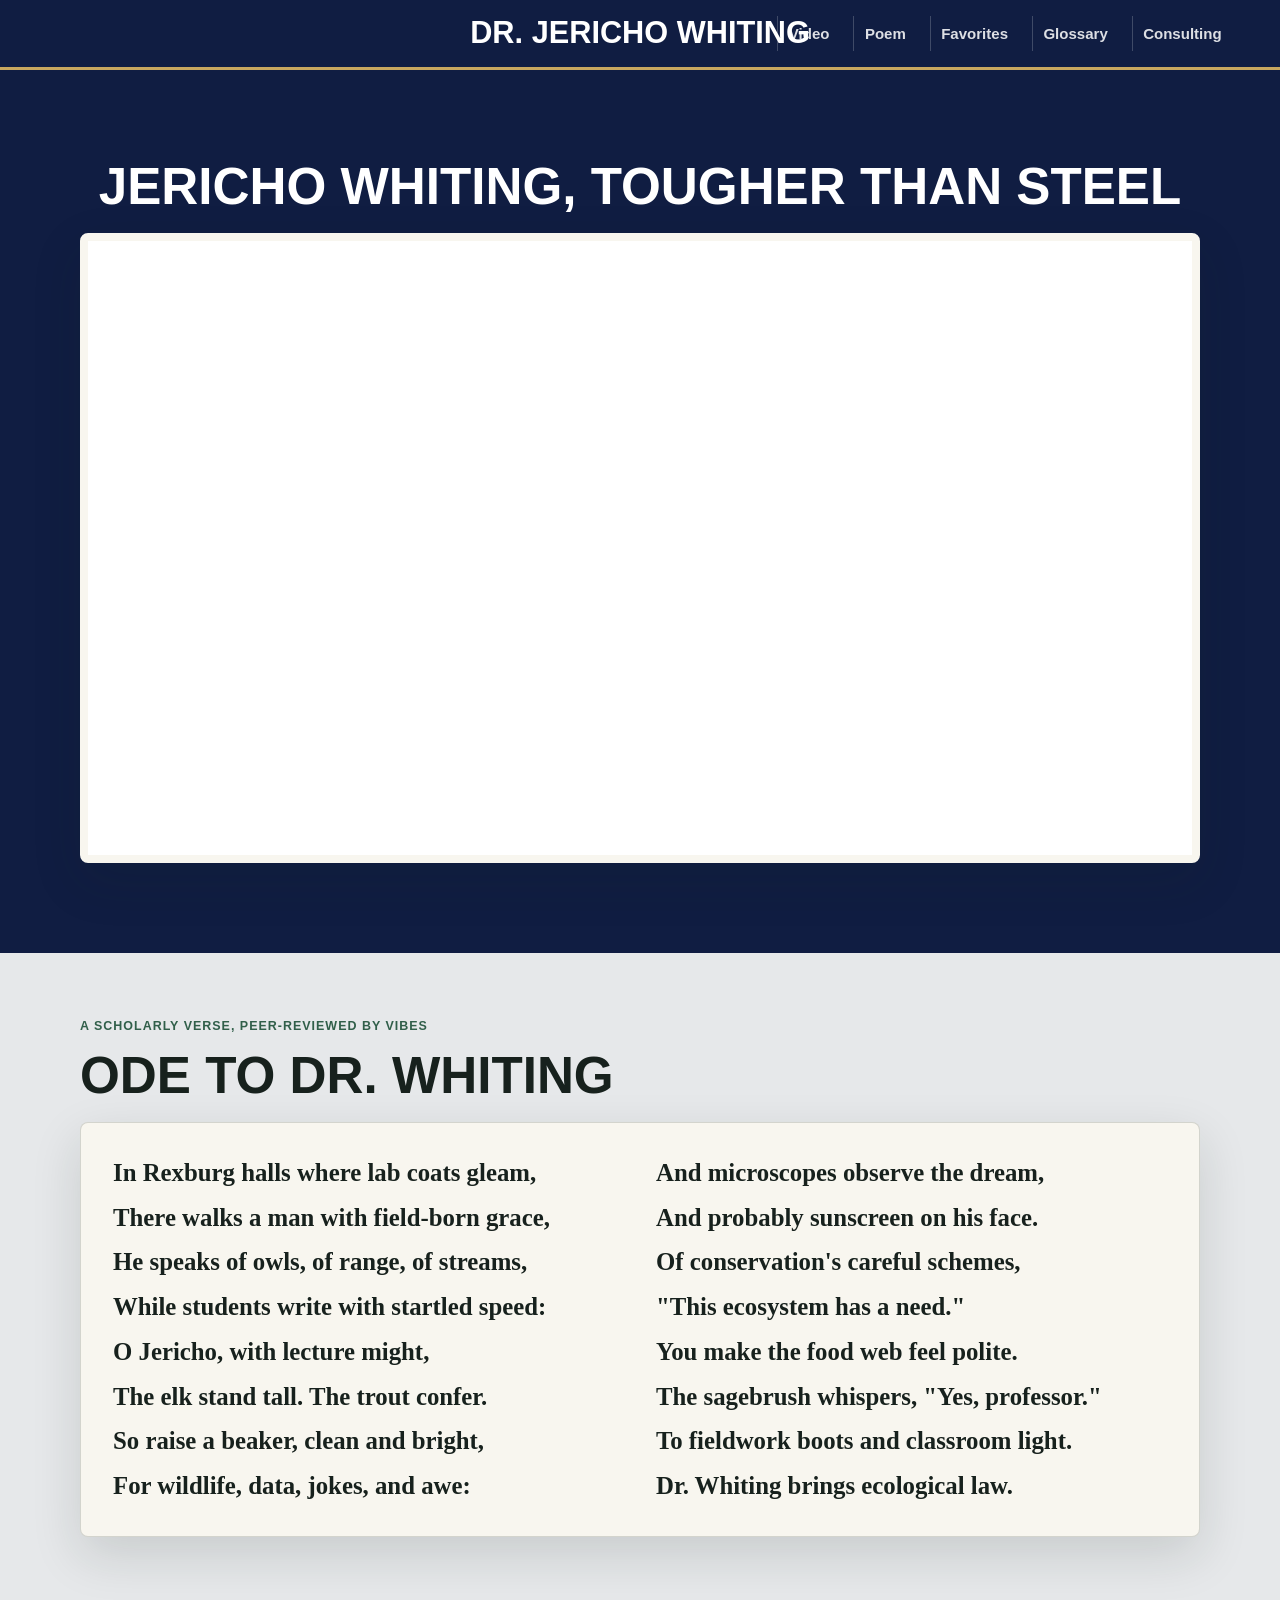
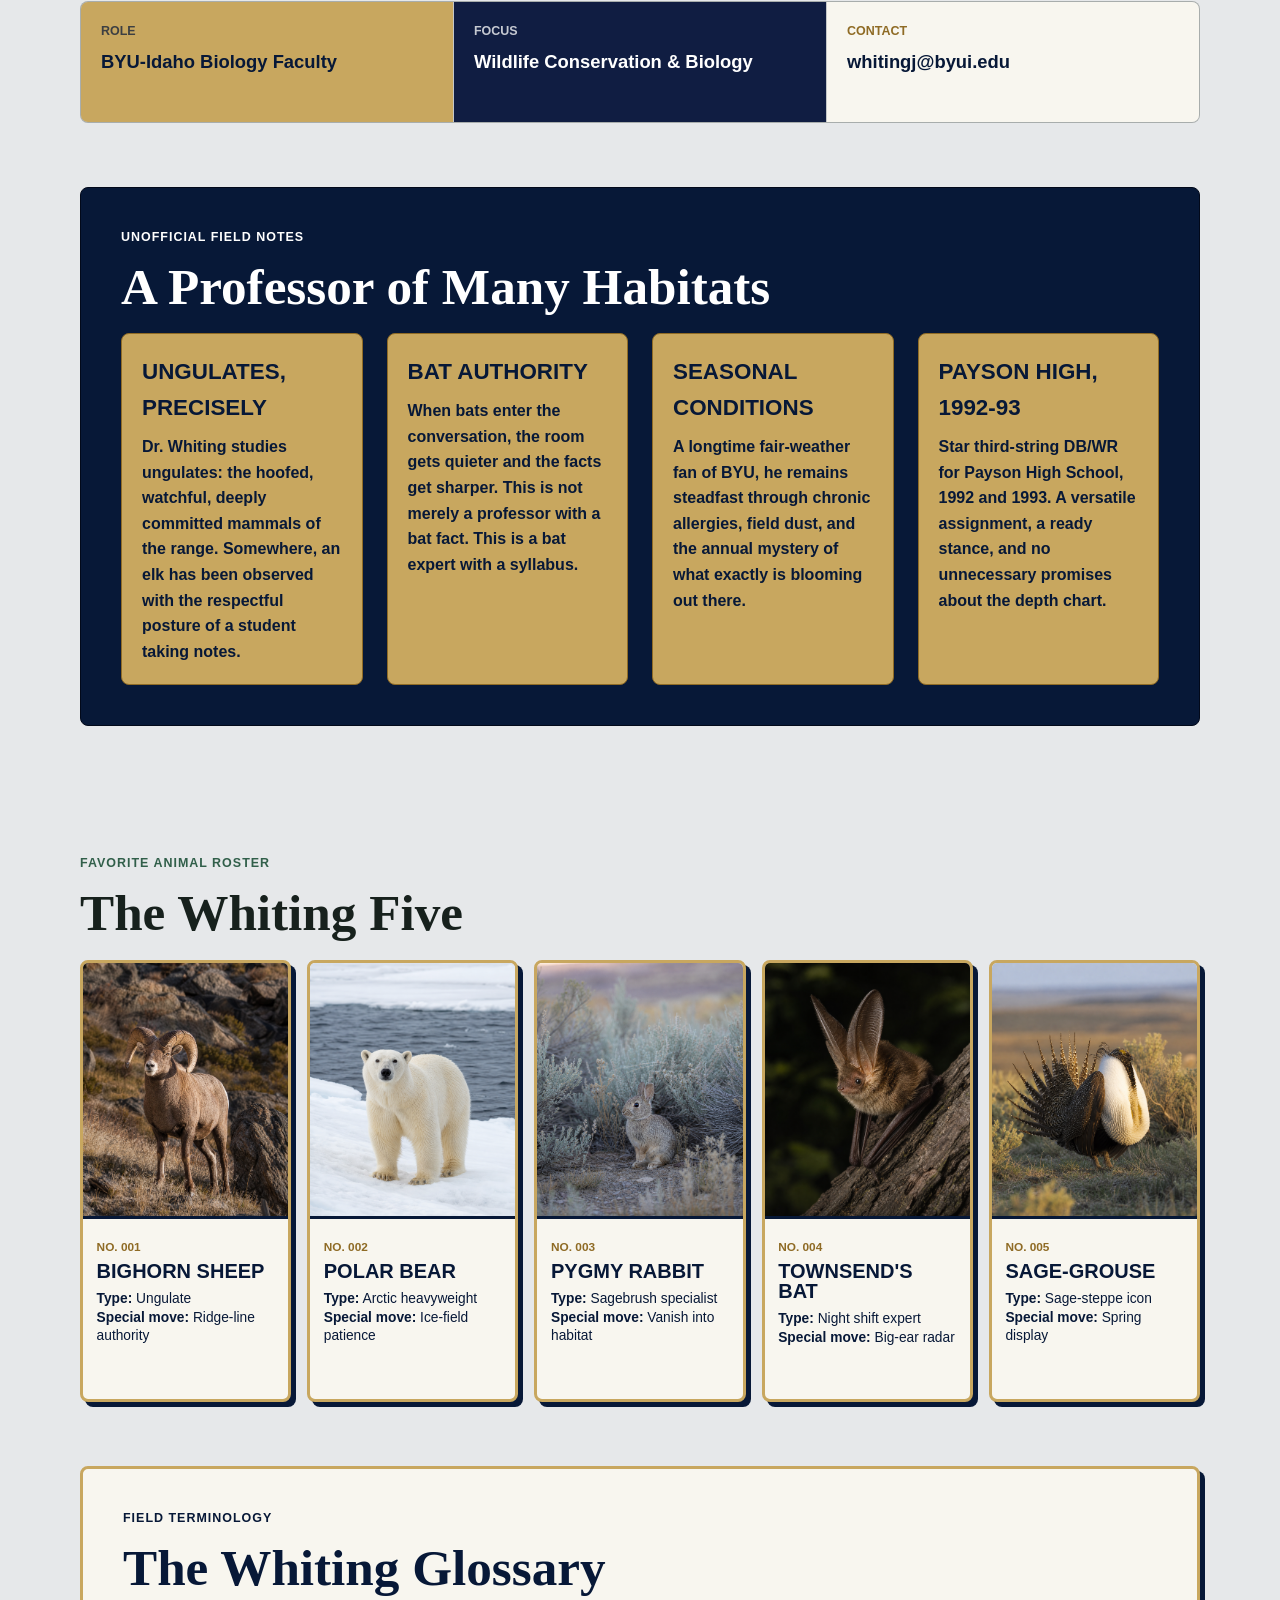
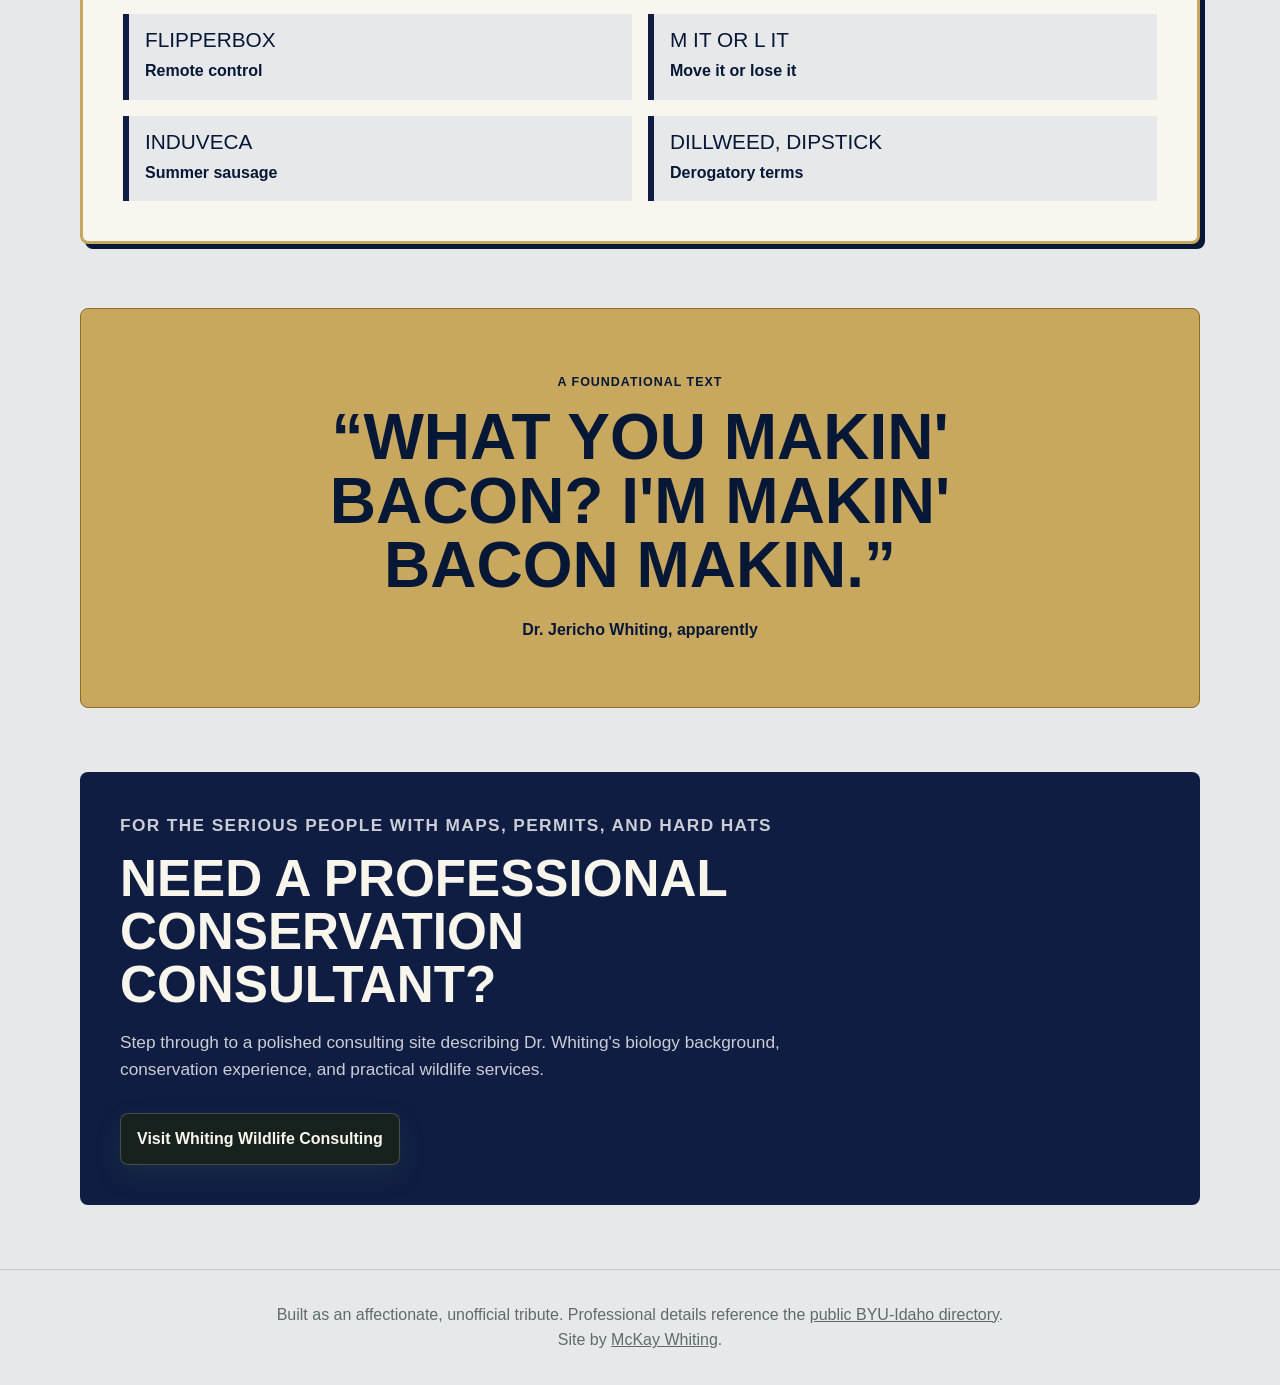
<file: index.html>
<!doctype html>
<html lang="en">
<head>
  <meta charset="utf-8" />
  <meta name="viewport" content="width=device-width,initial-scale=1" />
  <title>Dr. Jericho Whiting | The Legend, The Lanyard, The Lab</title>
  <link rel="stylesheet" href="styles.css" />
</head>
<body class="home-page">
  <header class="site-header">
    <a class="brand" href="index.html">Dr. Jericho Whiting</a>
    <nav aria-label="Primary navigation">
      <a href="#video">Video</a>
      <a href="#poem">Poem</a>
      <a href="#favorites">Favorites</a>
      <a href="#glossary">Glossary</a>
      <a href="consulting/index.html">Consulting</a>
    </nav>
  </header>

  <main>
    <section id="video" class="video-section first-section">
      <div class="section-heading">
        <h2>Jericho Whiting, tougher than Steel</h2>
      </div>
      <div class="video-frame">
        <iframe
          src="https://www.youtube.com/embed/oNatVirn2cQ?start=10"
          title="Dr. Jericho Whiting video"
          allow="accelerometer; autoplay; clipboard-write; encrypted-media; gyroscope; picture-in-picture; web-share"
          allowfullscreen>
        </iframe>
      </div>
    </section>

    <section id="poem" class="poem-section">
      <div class="section-heading">
        <p class="eyebrow">A scholarly verse, peer-reviewed by vibes</p>
        <h2>Ode to Dr. Whiting</h2>
      </div>
      <article class="poem">
        <p>In Rexburg halls where lab coats gleam,</p>
        <p>And microscopes observe the dream,</p>
        <p>There walks a man with field-born grace,</p>
        <p>And probably sunscreen on his face.</p>

        <p>He speaks of owls, of range, of streams,</p>
        <p>Of conservation's careful schemes,</p>
        <p>While students write with startled speed:</p>
        <p>"This ecosystem has a need."</p>

        <p>O Jericho, with lecture might,</p>
        <p>You make the food web feel polite.</p>
        <p>The elk stand tall. The trout confer.</p>
        <p>The sagebrush whispers, "Yes, professor."</p>

        <p>So raise a beaker, clean and bright,</p>
        <p>To fieldwork boots and classroom light.</p>
        <p>For wildlife, data, jokes, and awe:</p>
        <p>Dr. Whiting brings ecological law.</p>
      </article>
    </section>

    <section class="facts-strip" aria-label="Professional facts">
      <div>
        <span>Role</span>
        <strong>BYU-Idaho Biology Faculty</strong>
      </div>
      <div>
        <span>Focus</span>
        <strong>Wildlife Conservation & Biology</strong>
      </div>
      <div>
        <span>Contact</span>
        <strong>whitingj@byui.edu</strong>
      </div>
    </section>

    <section class="field-notes" aria-labelledby="field-notes-title">
      <div class="section-heading">
        <p class="eyebrow">Unofficial field notes</p>
        <h2 id="field-notes-title">A Professor of Many Habitats</h2>
      </div>
      <div class="field-notes-grid">
        <article>
          <h3>Ungulates, Precisely</h3>
          <p>
            Dr. Whiting studies ungulates: the hoofed, watchful, deeply committed mammals of the range.
            Somewhere, an elk has been observed with the respectful posture of a student taking notes.
          </p>
        </article>
        <article>
          <h3>Bat Authority</h3>
          <p>
            When bats enter the conversation, the room gets quieter and the facts get sharper. This is not
            merely a professor with a bat fact. This is a bat expert with a syllabus.
          </p>
        </article>
        <article>
          <h3>Seasonal Conditions</h3>
          <p>
            A longtime fair-weather fan of BYU, he remains steadfast through chronic allergies, field dust,
            and the annual mystery of what exactly is blooming out there.
          </p>
        </article>
        <article>
          <h3>Payson High, 1992-93</h3>
          <p>
            Star third-string DB/WR for Payson High School, 1992 and 1993. A versatile assignment,
            a ready stance, and no unnecessary promises about the depth chart.
          </p>
        </article>
      </div>
    </section>

    <section id="favorites" class="animal-roster" aria-labelledby="roster-title">
      <div class="section-heading">
        <p class="eyebrow">Favorite animal roster</p>
        <h2 id="roster-title">The Whiting Five</h2>
      </div>
      <div class="animal-grid">
        <article class="animal-card">
          <img src="assets/images/bighorn-ram.png" alt="Bighorn sheep ram on a rocky slope" />
          <div><span>No. 001</span><h3>Bighorn Sheep</h3><p><strong>Type:</strong> Ungulate<br><strong>Special move:</strong> Ridge-line authority</p></div>
        </article>
        <article class="animal-card">
          <img src="assets/images/polar-bear.png" alt="Polar bear beside Arctic water" />
          <div><span>No. 002</span><h3>Polar Bear</h3><p><strong>Type:</strong> Arctic heavyweight<br><strong>Special move:</strong> Ice-field patience</p></div>
        </article>
        <article class="animal-card">
          <img src="assets/images/pygmy-rabbit.png" alt="Pygmy rabbit among sagebrush" />
          <div><span>No. 003</span><h3>Pygmy Rabbit</h3><p><strong>Type:</strong> Sagebrush specialist<br><strong>Special move:</strong> Vanish into habitat</p></div>
        </article>
        <article class="animal-card">
          <img src="assets/images/townsends-bat.png" alt="Townsend's big-eared bat perched on bark" />
          <div><span>No. 004</span><h3>Townsend's Bat</h3><p><strong>Type:</strong> Night shift expert<br><strong>Special move:</strong> Big-ear radar</p></div>
        </article>
        <article class="animal-card">
          <img src="assets/images/sage-grouse.png" alt="Greater sage-grouse displaying in sagebrush" />
          <div><span>No. 005</span><h3>Sage-Grouse</h3><p><strong>Type:</strong> Sage-steppe icon<br><strong>Special move:</strong> Spring display</p></div>
        </article>
      </div>
    </section>

    <section id="glossary" class="whiting-glossary" aria-labelledby="glossary-title">
      <div class="section-heading">
        <p class="eyebrow">Field terminology</p>
        <h2 id="glossary-title">The Whiting Glossary</h2>
      </div>
      <dl>
        <div>
          <dt>Flipperbox</dt>
          <dd>Remote control</dd>
        </div>
        <div>
          <dt>M it or L it</dt>
          <dd>Move it or lose it</dd>
        </div>
        <div>
          <dt>Induveca</dt>
          <dd>Summer sausage</dd>
        </div>
        <div>
          <dt>Dillweed, dipstick</dt>
          <dd>Derogatory terms</dd>
        </div>
      </dl>
    </section>

    <section class="whiting-quote" aria-labelledby="quote-title">
      <p class="eyebrow">A foundational text</p>
      <blockquote>
        <p id="quote-title">“What you makin' bacon? I'm makin' bacon makin.”</p>
        <cite>Dr. Jericho Whiting, apparently</cite>
      </blockquote>
    </section>

    <section class="consulting-callout">
      <p class="eyebrow">For the serious people with maps, permits, and hard hats</p>
      <h2>Need a professional conservation consultant?</h2>
      <p>
        Step through to a polished consulting site describing Dr. Whiting's biology background,
        conservation experience, and practical wildlife services.
      </p>
      <a class="button dark" href="consulting/index.html">Visit Whiting Wildlife Consulting</a>
    </section>
  </main>

  <footer class="site-footer">
    <p>
      Built as an affectionate, unofficial tribute. Professional details reference the
      <a href="https://www.byui.edu/directories/jericho-whiting">public BYU-Idaho directory</a>.
    </p>
    <p>
      Site by <a href="https://mckay-whiting.com">McKay Whiting</a>.
    </p>
  </footer>
</body>
</html>
</file>
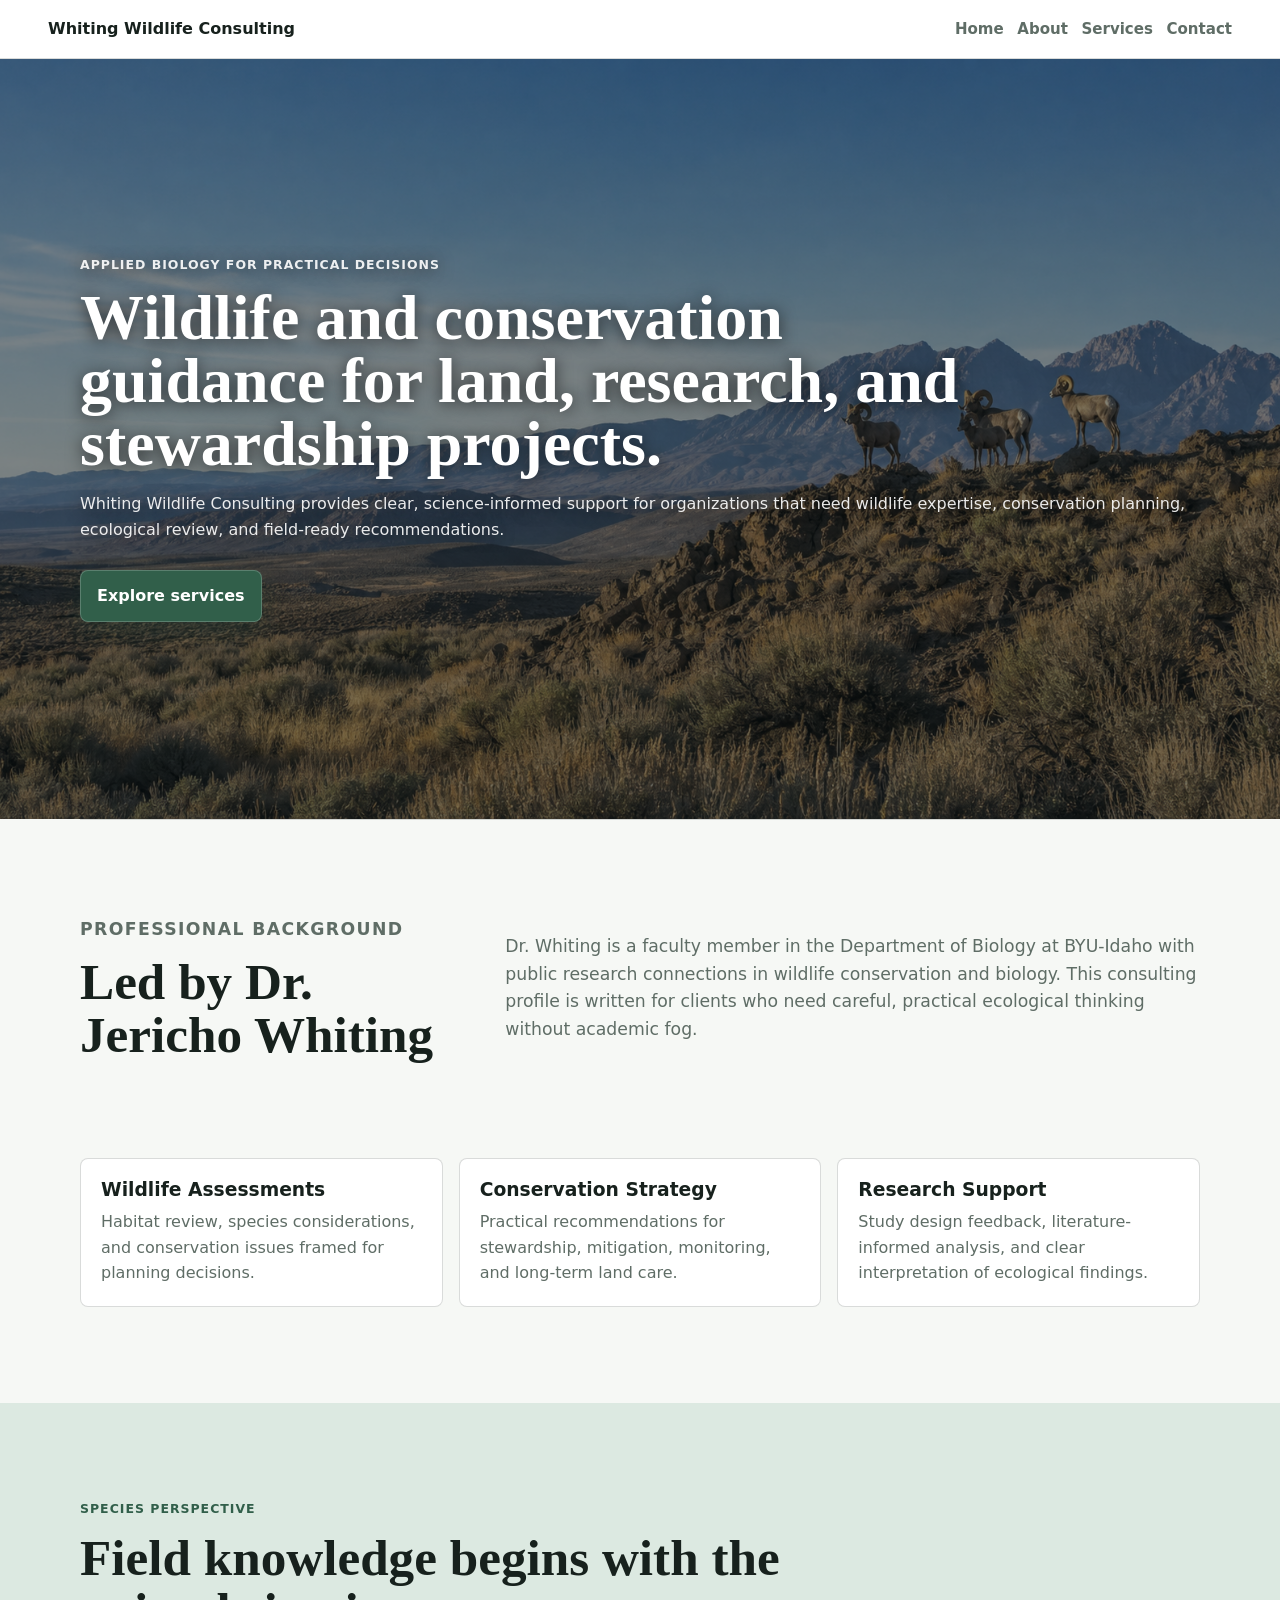
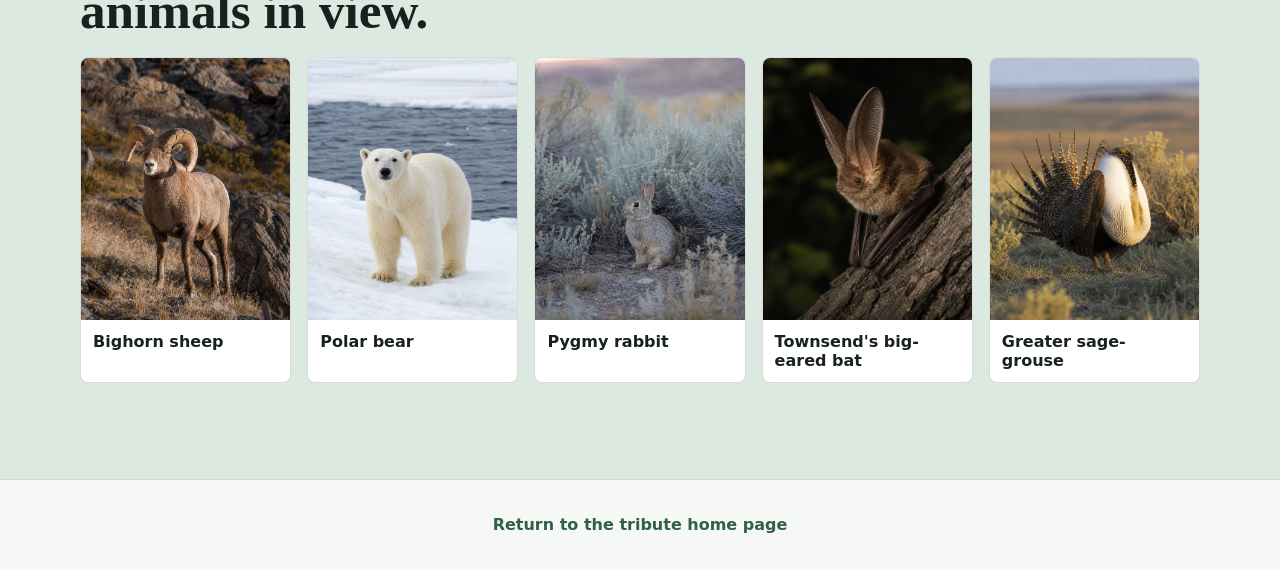
<file: consulting/index.html>
<!doctype html>
<html lang="en">
<head>
  <meta charset="utf-8" />
  <meta name="viewport" content="width=device-width,initial-scale=1" />
  <title>Whiting Wildlife Consulting</title>
  <link rel="stylesheet" href="../styles.css" />
</head>
<body class="consulting-page">
  <header class="site-header consulting">
    <a class="brand" href="index.html">Whiting Wildlife Consulting</a>
    <nav aria-label="Consulting navigation">
      <a href="index.html">Home</a>
      <a href="about.html">About</a>
      <a href="services.html">Services</a>
      <a href="contact.html">Contact</a>
    </nav>
  </header>

  <main>
    <section class="consulting-photo-hero">
      <img src="../assets/images/consulting-bighorn-hero.png" alt="Bighorn sheep overlooking a high-desert mountain landscape" />
      <div class="consulting-hero-content">
        <p class="eyebrow">Applied biology for practical decisions</p>
        <h1>Wildlife and conservation guidance for land, research, and stewardship projects.</h1>
        <p>
          Whiting Wildlife Consulting provides clear, science-informed support for organizations that need
          wildlife expertise, conservation planning, ecological review, and field-ready recommendations.
        </p>
        <a class="button" href="services.html">Explore services</a>
      </div>
    </section>

    <section class="two-column">
      <div>
        <p class="eyebrow">Professional background</p>
        <h2>Led by Dr. Jericho Whiting</h2>
      </div>
      <p>
        Dr. Whiting is a faculty member in the Department of Biology at BYU-Idaho with public research
        connections in wildlife conservation and biology. This consulting profile is written for clients who
        need careful, practical ecological thinking without academic fog.
      </p>
    </section>

    <section class="service-grid">
      <article>
        <h3>Wildlife Assessments</h3>
        <p>Habitat review, species considerations, and conservation issues framed for planning decisions.</p>
      </article>
      <article>
        <h3>Conservation Strategy</h3>
        <p>Practical recommendations for stewardship, mitigation, monitoring, and long-term land care.</p>
      </article>
      <article>
        <h3>Research Support</h3>
        <p>Study design feedback, literature-informed analysis, and clear interpretation of ecological findings.</p>
      </article>
    </section>

    <section class="consulting-species" aria-labelledby="species-title">
      <div class="section-heading">
        <p class="eyebrow">Species perspective</p>
        <h2 id="species-title">Field knowledge begins with the animals in view.</h2>
      </div>
      <div class="consulting-species-grid">
        <figure><img src="../assets/images/bighorn-ram.png" alt="Bighorn sheep ram" /><figcaption>Bighorn sheep</figcaption></figure>
        <figure><img src="../assets/images/polar-bear.png" alt="Polar bear" /><figcaption>Polar bear</figcaption></figure>
        <figure><img src="../assets/images/pygmy-rabbit.png" alt="Pygmy rabbit" /><figcaption>Pygmy rabbit</figcaption></figure>
        <figure><img src="../assets/images/townsends-bat.png" alt="Townsend's big-eared bat" /><figcaption>Townsend's big-eared bat</figcaption></figure>
        <figure><img src="../assets/images/sage-grouse.png" alt="Greater sage-grouse" /><figcaption>Greater sage-grouse</figcaption></figure>
      </div>
    </section>
  </main>

  <footer class="site-footer consulting-footer">
    <a href="../index.html">Return to the tribute home page</a>
  </footer>
</body>
</html>
</file>
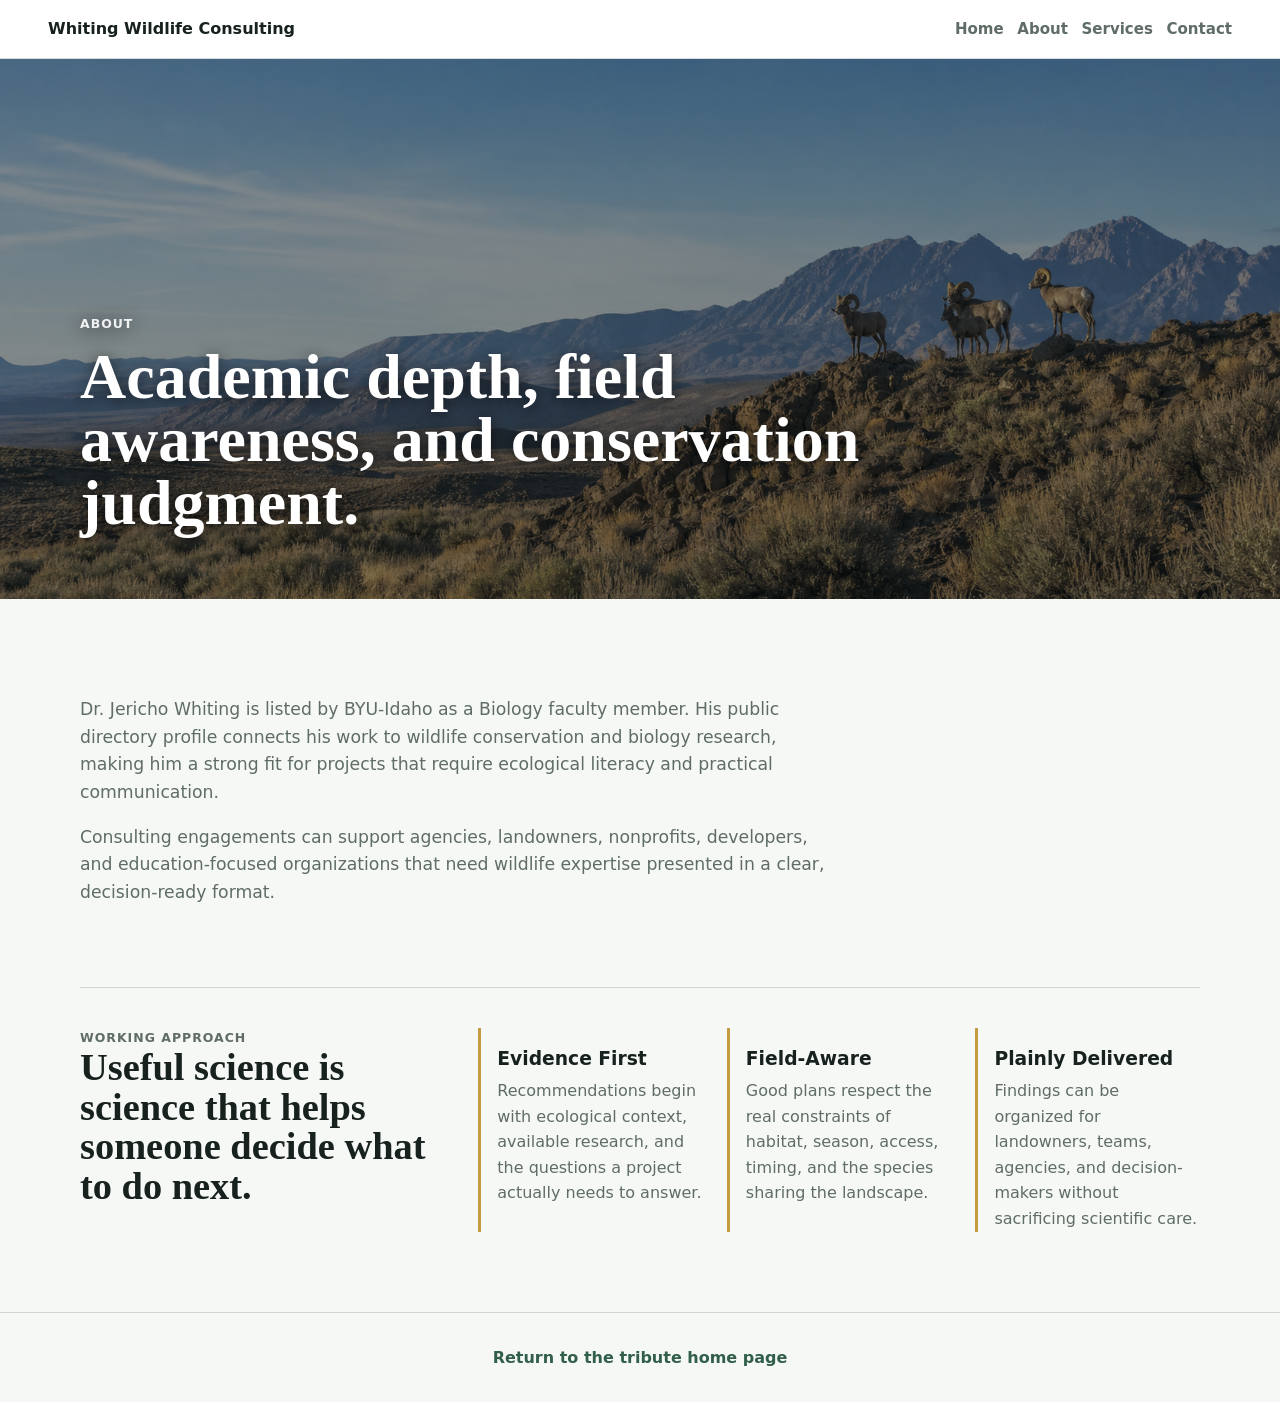
<file: consulting/about.html>
<!doctype html>
<html lang="en">
<head>
  <meta charset="utf-8" />
  <meta name="viewport" content="width=device-width,initial-scale=1" />
  <title>About | Whiting Wildlife Consulting</title>
  <link rel="stylesheet" href="../styles.css" />
</head>
<body class="consulting-page">
  <header class="site-header consulting">
    <a class="brand" href="index.html">Whiting Wildlife Consulting</a>
    <nav aria-label="Consulting navigation">
      <a href="index.html">Home</a>
      <a href="about.html">About</a>
      <a href="services.html">Services</a>
      <a href="contact.html">Contact</a>
    </nav>
  </header>

  <main>
    <section class="consulting-page-hero about-hero">
      <img src="../assets/images/consulting-bighorn-hero.png" alt="Bighorn sheep in a high-desert mountain landscape" />
      <div>
        <p class="eyebrow">About</p>
        <h1>Academic depth, field awareness, and conservation judgment.</h1>
      </div>
    </section>

    <section class="content-page">
      <div class="prose">
        <p>
          Dr. Jericho Whiting is listed by BYU-Idaho as a Biology faculty member. His public directory profile
          connects his work to wildlife conservation and biology research, making him a strong fit for projects
          that require ecological literacy and practical communication.
        </p>
        <p>
          Consulting engagements can support agencies, landowners, nonprofits, developers, and education-focused
          organizations that need wildlife expertise presented in a clear, decision-ready format.
        </p>
      </div>

      <section class="consulting-principles" aria-labelledby="principles-title">
        <div>
          <p class="eyebrow">Working approach</p>
          <h2 id="principles-title">Useful science is science that helps someone decide what to do next.</h2>
        </div>
        <article>
          <h3>Evidence First</h3>
          <p>Recommendations begin with ecological context, available research, and the questions a project actually needs to answer.</p>
        </article>
        <article>
          <h3>Field-Aware</h3>
          <p>Good plans respect the real constraints of habitat, season, access, timing, and the species sharing the landscape.</p>
        </article>
        <article>
          <h3>Plainly Delivered</h3>
          <p>Findings can be organized for landowners, teams, agencies, and decision-makers without sacrificing scientific care.</p>
        </article>
      </section>
    </section>
  </main>

  <footer class="site-footer consulting-footer">
    <a href="../index.html">Return to the tribute home page</a>
  </footer>
</body>
</html>
</file>
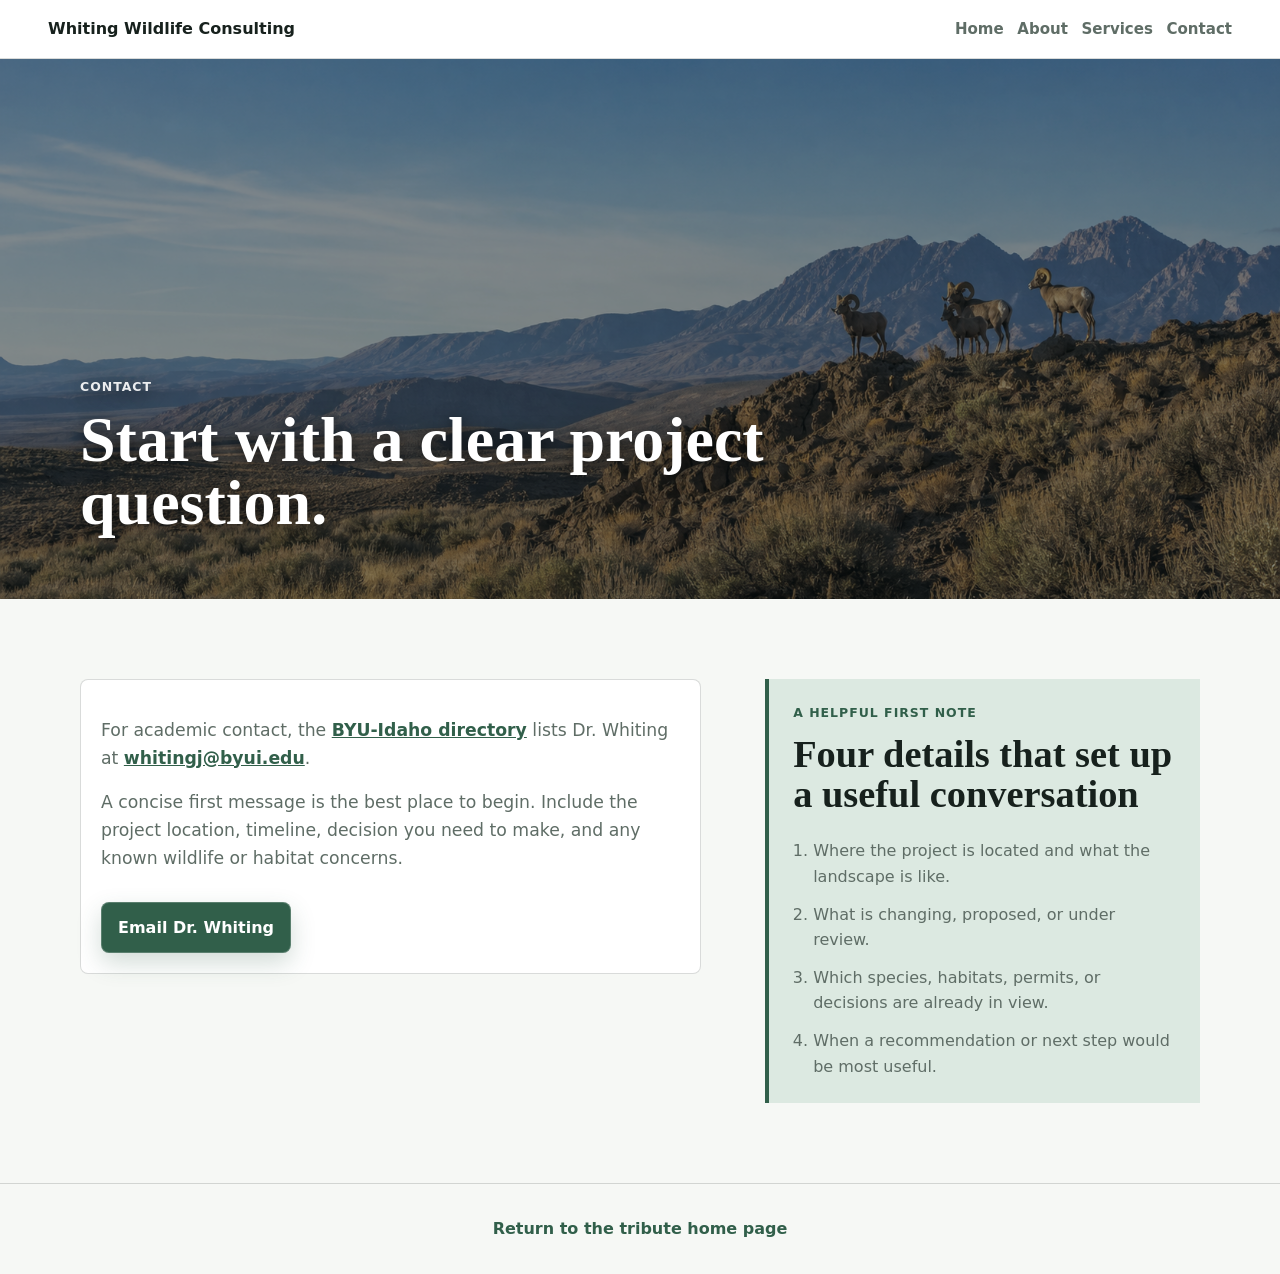
<file: consulting/contact.html>
<!doctype html>
<html lang="en">
<head>
  <meta charset="utf-8" />
  <meta name="viewport" content="width=device-width,initial-scale=1" />
  <title>Contact | Whiting Wildlife Consulting</title>
  <link rel="stylesheet" href="../styles.css" />
</head>
<body class="consulting-page">
  <header class="site-header consulting">
    <a class="brand" href="index.html">Whiting Wildlife Consulting</a>
    <nav aria-label="Consulting navigation">
      <a href="index.html">Home</a>
      <a href="about.html">About</a>
      <a href="services.html">Services</a>
      <a href="contact.html">Contact</a>
    </nav>
  </header>

  <main>
    <section class="consulting-page-hero contact-hero">
      <img src="../assets/images/consulting-bighorn-hero.png" alt="Bighorn sheep overlooking a high-desert mountain landscape" />
      <div>
        <p class="eyebrow">Contact</p>
        <h1>Start with a clear project question.</h1>
      </div>
    </section>

    <section class="content-page contact-layout">
      <div class="contact-panel">
        <p>
          For academic contact, the
          <a href="https://www.byui.edu/directories/jericho-whiting">BYU-Idaho directory</a>
          lists Dr. Whiting at
          <a href="mailto:whitingj@byui.edu">whitingj@byui.edu</a>.
        </p>
        <p>
          A concise first message is the best place to begin. Include the project location, timeline, decision you need to make, and any known wildlife or habitat concerns.
        </p>
        <a class="button" href="mailto:whitingj@byui.edu?subject=Wildlife%20consulting%20inquiry">Email Dr. Whiting</a>
      </div>
      <aside class="inquiry-guide">
        <p class="eyebrow">A helpful first note</p>
        <h2>Four details that set up a useful conversation</h2>
        <ol>
          <li>Where the project is located and what the landscape is like.</li>
          <li>What is changing, proposed, or under review.</li>
          <li>Which species, habitats, permits, or decisions are already in view.</li>
          <li>When a recommendation or next step would be most useful.</li>
        </ol>
      </aside>
    </section>
  </main>

  <footer class="site-footer consulting-footer">
    <a href="../index.html">Return to the tribute home page</a>
  </footer>
</body>
</html>
</file>
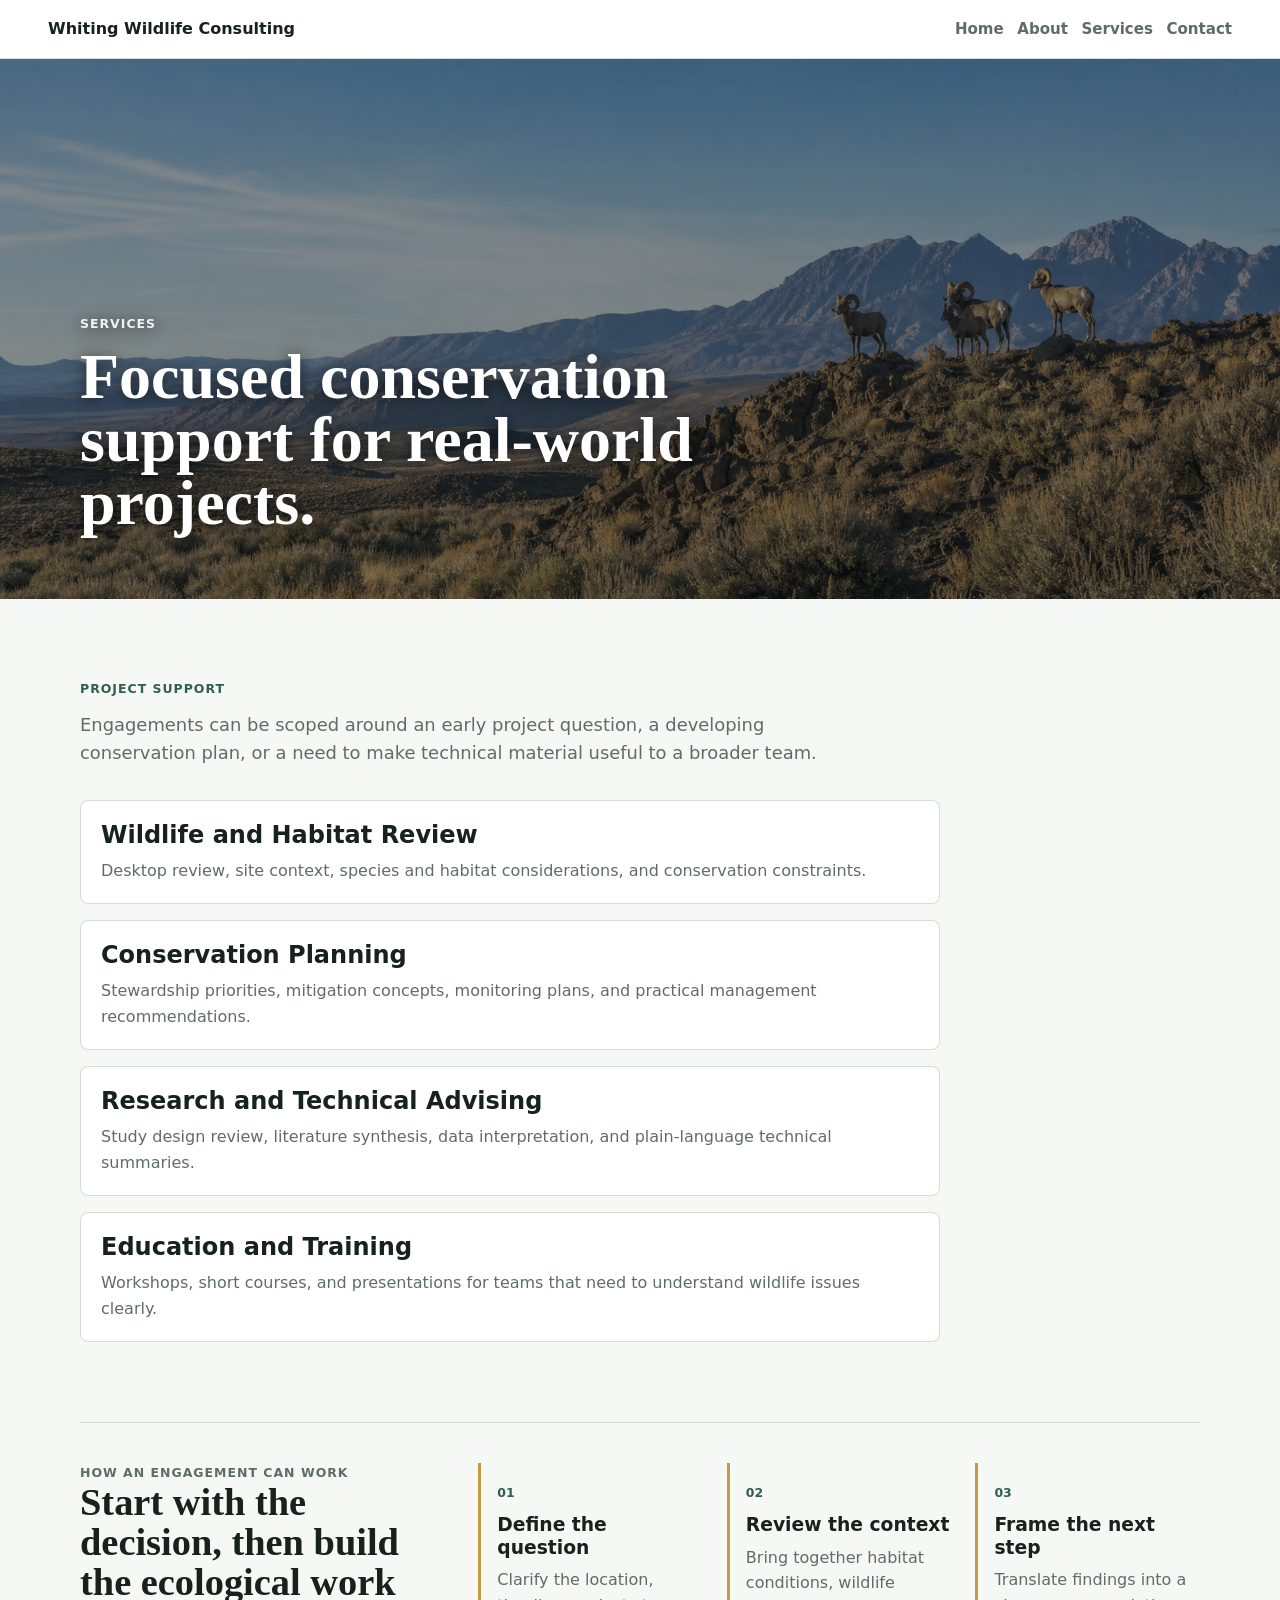
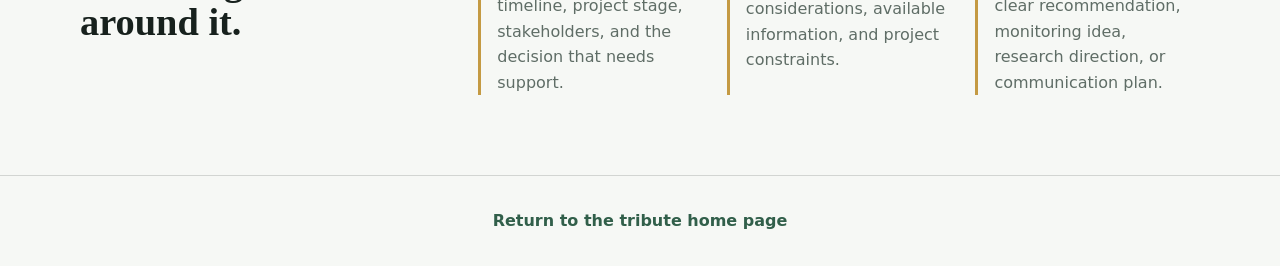
<file: consulting/services.html>
<!doctype html>
<html lang="en">
<head>
  <meta charset="utf-8" />
  <meta name="viewport" content="width=device-width,initial-scale=1" />
  <title>Services | Whiting Wildlife Consulting</title>
  <link rel="stylesheet" href="../styles.css" />
</head>
<body class="consulting-page">
  <header class="site-header consulting">
    <a class="brand" href="index.html">Whiting Wildlife Consulting</a>
    <nav aria-label="Consulting navigation">
      <a href="index.html">Home</a>
      <a href="about.html">About</a>
      <a href="services.html">Services</a>
      <a href="contact.html">Contact</a>
    </nav>
  </header>

  <main>
    <section class="consulting-page-hero services-hero">
      <img src="../assets/images/consulting-bighorn-hero.png" alt="Bighorn sheep in a high-desert mountain landscape" />
      <div>
        <p class="eyebrow">Services</p>
        <h1>Focused conservation support for real-world projects.</h1>
      </div>
    </section>

    <section class="content-page">
      <div class="service-intro">
        <p class="eyebrow">Project support</p>
        <p>Engagements can be scoped around an early project question, a developing conservation plan, or a need to make technical material useful to a broader team.</p>
      </div>
      <div class="service-list">
        <article>
          <h2>Wildlife and Habitat Review</h2>
          <p>Desktop review, site context, species and habitat considerations, and conservation constraints.</p>
        </article>
        <article>
          <h2>Conservation Planning</h2>
          <p>Stewardship priorities, mitigation concepts, monitoring plans, and practical management recommendations.</p>
        </article>
        <article>
          <h2>Research and Technical Advising</h2>
          <p>Study design review, literature synthesis, data interpretation, and plain-language technical summaries.</p>
        </article>
        <article>
          <h2>Education and Training</h2>
          <p>Workshops, short courses, and presentations for teams that need to understand wildlife issues clearly.</p>
        </article>
      </div>

      <section class="service-process" aria-labelledby="process-title">
        <div>
          <p class="eyebrow">How an engagement can work</p>
          <h2 id="process-title">Start with the decision, then build the ecological work around it.</h2>
        </div>
        <article><span>01</span><h3>Define the question</h3><p>Clarify the location, timeline, project stage, stakeholders, and the decision that needs support.</p></article>
        <article><span>02</span><h3>Review the context</h3><p>Bring together habitat conditions, wildlife considerations, available information, and project constraints.</p></article>
        <article><span>03</span><h3>Frame the next step</h3><p>Translate findings into a clear recommendation, monitoring idea, research direction, or communication plan.</p></article>
      </section>
    </section>
  </main>

  <footer class="site-footer consulting-footer">
    <a href="../index.html">Return to the tribute home page</a>
  </footer>
</body>
</html>
</file>
<file: styles.css>
:root {
  --ink: #17211d;
  --muted: #5f6d66;
  --paper: #f8f5ed;
  --paper-2: #ebe4d7;
  --leaf: #315f4a;
  --moss: #8a9b68;
  --gold: #c49a43;
  --sky: #d9e7e4;
  --white: #ffffff;
  --line: rgba(23, 33, 29, 0.16);
  --shadow: 0 18px 50px rgba(23, 33, 29, 0.14);
}

* {
  box-sizing: border-box;
}

html {
  scroll-behavior: smooth;
}

body {
  margin: 0;
  color: var(--ink);
  font-family: Inter, ui-sans-serif, system-ui, -apple-system, BlinkMacSystemFont, "Segoe UI", sans-serif;
  line-height: 1.6;
  background: var(--paper);
}

.home-page {
  background: #e6e8ea;
}

a {
  color: inherit;
}

.site-header {
  position: sticky;
  top: 0;
  z-index: 10;
  display: flex;
  align-items: center;
  justify-content: space-between;
  gap: 1rem;
  padding: 1rem clamp(1rem, 4vw, 3rem);
  background: rgba(248, 245, 237, 0.92);
  border-bottom: 1px solid var(--line);
  backdrop-filter: blur(12px);
}

.site-header.consulting {
  background: rgba(255, 255, 255, 0.94);
}

.site-header.consulting .brand {
  position: static;
  transform: none;
  text-transform: none;
}

.home-page .site-header {
  color: #ffffff;
  background: #101d42;
  border-bottom: 3px solid #c8a75f;
}

.home-page .brand {
  position: absolute;
  left: 50%;
  transform: translateX(-50%);
}

.brand {
  position: absolute;
  left: 50%;
  transform: translateX(-50%);
  font-weight: 800;
  text-transform: uppercase;
  text-decoration: none;
}

body:not(.consulting-page) .brand {
  font-family: Impact, Haettenschweiler, "Arial Narrow Bold", sans-serif;
  font-size: clamp(1.35rem, 2.4vw, 2rem);
  line-height: 1;
  color: #fffdf6;
  -webkit-text-stroke: 1px #c8a75f;
  text-shadow:
    2px 2px 0 #071837,
    4px 4px 0 #c8a75f,
    6px 6px 12px rgba(0, 0, 0, 0.3);
}

.home-page .site-header .brand {
  color: #ffffff !important;
  -webkit-text-stroke: 0 transparent !important;
  text-shadow: none !important;
}

nav {
  display: flex;
  margin-left: auto;
  flex-wrap: wrap;
  justify-content: flex-end;
  gap: 0.85rem;
  font-size: 0.94rem;
}

nav a {
  color: var(--muted);
  font-weight: 650;
  text-decoration: none;
}

nav a:hover {
  color: var(--leaf);
}

.home-page nav a {
  color: rgba(255, 255, 255, 0.86);
  padding: 0.35rem 0.65rem;
  border-left: 1px solid rgba(255, 255, 255, 0.2);
}

.home-page nav a:hover {
  color: #ffffff;
}

body:not(.consulting-page) {
  font-family: "Trebuchet MS", Arial, sans-serif;
}

body:not(.consulting-page) .video-section h2,
body:not(.consulting-page) .poem-section h2,
body:not(.consulting-page) .consulting-callout h2 {
  font-family: Impact, Haettenschweiler, "Arial Narrow Bold", sans-serif;
  font-weight: 900;
  text-transform: uppercase;
}

body:not(.consulting-page) .poem p {
  font-family: Rockwell, "Roboto Slab", Georgia, serif;
  font-weight: 700;
}

main {
  overflow: hidden;
}

.hero,
.video-section,
.poem-section,
.facts-strip,
.consulting-callout,
.consulting-hero,
.two-column,
.service-grid,
.content-page,
.animal-roster {
  width: min(1120px, calc(100% - 2rem));
  margin: 0 auto;
}

.hero {
  display: grid;
  grid-template-columns: minmax(0, 1.4fr) minmax(260px, 0.6fr);
  gap: clamp(1.5rem, 4vw, 4rem);
  align-items: center;
  min-height: calc(100vh - 80px);
  padding: 5rem 0 4rem;
}

.hero-copy h1,
.consulting-hero h1,
.page-title h1 {
  max-width: 900px;
  margin: 0;
  font-family: Georgia, "Times New Roman", serif;
  font-size: clamp(2.6rem, 6vw, 5.6rem);
  line-height: 0.98;
  letter-spacing: 0;
}

.hero-copy p,
.consulting-hero p,
.consulting-callout p,
.two-column p,
.prose p,
.contact-panel p {
  max-width: 760px;
  color: var(--muted);
  font-size: 1.08rem;
}

.eyebrow {
  margin: 0 0 0.75rem;
  color: var(--leaf);
  font-size: 0.78rem;
  font-weight: 850;
  letter-spacing: 0.08em;
  text-transform: uppercase;
}

.button {
  display: inline-flex;
  align-items: center;
  justify-content: center;
  min-height: 44px;
  margin-top: 0.75rem;
  padding: 0.75rem 1rem;
  color: var(--white);
  font-weight: 800;
  text-decoration: none;
  background: var(--leaf);
  border: 1px solid rgba(255, 255, 255, 0.2);
  border-radius: 8px;
  box-shadow: 0 10px 24px rgba(49, 95, 74, 0.22);
}

.button:hover {
  transform: translateY(-1px);
}

.button.dark {
  color: var(--paper);
  background: var(--ink);
}

.specimen-panel {
  min-height: 300px;
  padding: 1.25rem;
  background:
    linear-gradient(135deg, rgba(255, 255, 255, 0.86), rgba(217, 231, 228, 0.72)),
    repeating-linear-gradient(0deg, transparent 0 35px, rgba(23, 33, 29, 0.08) 36px);
  border: 1px solid var(--line);
  border-radius: 8px;
  box-shadow: var(--shadow);
}

.specimen-panel span {
  display: block;
  margin-bottom: 5rem;
  color: var(--leaf);
  font-size: 0.78rem;
  font-weight: 850;
  text-transform: uppercase;
}

.specimen-panel strong {
  display: block;
  font-size: 1.4rem;
  line-height: 1.15;
}

.video-section,
.poem-section,
.consulting-callout {
  padding: 4rem 0;
}

.home-page .video-section {
  width: 100%;
  margin-top: 0;
  padding: clamp(3rem, 7vw, 6rem) 1rem;
  color: #ffffff;
  background: #101d42;
  border: 0;
  border-radius: 0;
}

.home-page .consulting-callout {
  background: #101d42;
}

.home-page .video-section .section-heading h2 {
  color: #ffffff;
}

.home-page .video-section .section-heading,
.home-page .video-section .video-frame {
  width: min(1120px, 100%);
  margin-right: auto;
  margin-left: auto;
}

.first-section {
  padding-top: 2rem;
}

.section-heading {
  margin-bottom: 1.25rem;
}

.video-section .section-heading {
  width: 100%;
  text-align: center;
}

.video-section .section-heading h2 {
  max-width: none;
}

.section-heading h2,
.consulting-callout h2,
.two-column h2 {
  max-width: 760px;
  margin: 0;
  font-family: Georgia, "Times New Roman", serif;
  font-size: clamp(2rem, 4vw, 3.6rem);
  line-height: 1.04;
  letter-spacing: 0;
}

.video-frame {
  aspect-ratio: 16 / 9;
  overflow: hidden;
  background: #ffffff;
  border: 8px solid #f8f6ef;
  border-radius: 8px;
  box-shadow: var(--shadow);
}

.video-frame iframe {
  display: block;
  width: 100%;
  height: 100%;
  border: 0;
}

.poem {
  display: grid;
  grid-template-columns: repeat(2, minmax(0, 1fr));
  gap: 0.55rem 2rem;
  padding: clamp(1.25rem, 4vw, 2rem);
  background: #f8f6ef;
  border: 1px solid var(--line);
  border-radius: 8px;
  box-shadow: var(--shadow);
}

.poem p {
  margin: 0;
  font-family: Georgia, "Times New Roman", serif;
  font-size: clamp(1.15rem, 2vw, 1.55rem);
  line-height: 1.45;
}

.facts-strip {
  display: grid;
  grid-template-columns: repeat(3, minmax(0, 1fr));
  gap: 1px;
  overflow: hidden;
  background: var(--line);
  border: 1px solid var(--line);
  border-radius: 8px;
}

.facts-strip div {
  min-height: 120px;
  padding: 1.25rem;
  background: var(--sky);
}

.home-page .facts-strip div:nth-child(1) {
  color: #071837;
  background: #c8a75f;
}

.home-page .facts-strip div:nth-child(1) span {
  color: rgba(7, 24, 55, 0.72);
}

.home-page .facts-strip div:nth-child(2) {
  color: var(--white);
  background: #101d42;
}

.home-page .facts-strip div:nth-child(2) span {
  color: rgba(255, 255, 255, 0.76);
}

.home-page .facts-strip div:nth-child(3) {
  color: #071837;
  background: #f8f6ef;
}

.home-page .facts-strip div:nth-child(3) span {
  color: #8f6b25;
}

.facts-strip span {
  display: block;
  margin-bottom: 0.5rem;
  color: var(--muted);
  font-size: 0.78rem;
  font-weight: 850;
  text-transform: uppercase;
}

.facts-strip strong {
  display: block;
  font-size: 1.15rem;
  line-height: 1.25;
}

.consulting-callout {
  margin-top: 4rem;
  margin-bottom: 4rem;
  padding: clamp(1.5rem, 4vw, 2.5rem);
  color: var(--paper);
  background: var(--leaf);
  border-radius: 8px;
}

.field-notes {
  width: min(1120px, calc(100% - 2rem));
  margin: 4rem auto;
  padding: clamp(1.5rem, 4vw, 2.5rem);
  color: #ffffff;
  background: #071837;
  border: 1px solid #02091a;
  border-radius: 8px;
}

.field-notes-grid {
  display: grid;
  grid-template-columns: repeat(4, minmax(0, 1fr));
  gap: 1.5rem;
}

.field-notes-grid article {
  padding: 1.25rem;
  color: #071837;
  background: #c8a75f;
  border: 1px solid #8f6b25;
  border-radius: 8px;
}

.field-notes-grid h3 {
  margin: 0 0 0.5rem;
  font-family: Impact, Haettenschweiler, "Arial Narrow Bold", sans-serif;
  font-size: 1.4rem;
  font-weight: 900;
  text-transform: uppercase;
}

.field-notes-grid p {
  margin: 0;
  font-weight: 700;
}

.animal-roster {
  padding: 4rem 0;
}

.animal-grid {
  display: grid;
  grid-template-columns: repeat(5, minmax(0, 1fr));
  gap: 1rem;
}

.animal-card {
  overflow: hidden;
  color: #071837;
  background: #f8f6ef;
  border: 3px solid #c8a75f;
  border-radius: 8px;
  box-shadow: 5px 5px 0 #071837;
}

.animal-card img {
  display: block;
  width: 100%;
  aspect-ratio: 4 / 5;
  object-fit: cover;
  border-bottom: 3px solid #071837;
}

.animal-card div {
  min-height: 180px;
  padding: 0.85rem;
}

.animal-card span {
  color: #8f6b25;
  font-size: 0.74rem;
  font-weight: 900;
  text-transform: uppercase;
}

.animal-card h3 {
  margin: 0.2rem 0 0.55rem;
  font-family: Impact, Haettenschweiler, "Arial Narrow Bold", sans-serif;
  font-size: 1.25rem;
  line-height: 1;
  text-transform: uppercase;
}

.animal-card p {
  margin: 0;
  font-size: 0.86rem;
  line-height: 1.35;
}

.field-notes .eyebrow,
.whiting-quote .eyebrow,
.whiting-glossary .eyebrow {
  color: inherit;
}

.whiting-glossary {
  width: min(1120px, calc(100% - 2rem));
  margin: 0 auto 4rem;
  padding: clamp(1.5rem, 4vw, 2.5rem);
  color: #071837;
  background: #f8f6ef;
  border: 3px solid #c8a75f;
  border-radius: 8px;
  box-shadow: 5px 5px 0 #071837;
}

.whiting-glossary dl {
  display: grid;
  grid-template-columns: repeat(2, minmax(0, 1fr));
  gap: 1rem;
  margin: 0;
}

.whiting-glossary dl div {
  padding: 1rem;
  background: #e6e8ea;
  border-left: 6px solid #101d42;
}

.whiting-glossary dt {
  font-family: Impact, Haettenschweiler, "Arial Narrow Bold", sans-serif;
  font-size: 1.3rem;
  line-height: 1;
  text-transform: uppercase;
}

.whiting-glossary dd {
  margin: 0.45rem 0 0;
  font-weight: 700;
}

.whiting-quote {
  width: min(1120px, calc(100% - 2rem));
  margin: 4rem auto;
  padding: clamp(2rem, 5vw, 4rem);
  color: #071837;
  text-align: center;
  background: #c8a75f;
  border: 1px solid #8f6b25;
  border-radius: 8px;
}

.whiting-quote blockquote {
  max-width: 860px;
  margin: 0 auto;
}

.whiting-quote blockquote p {
  margin: 0;
  font-family: Impact, Haettenschweiler, "Arial Narrow Bold", sans-serif;
  font-size: clamp(2rem, 5vw, 4.5rem);
  font-weight: 900;
  line-height: 1;
  text-transform: uppercase;
}

.whiting-quote cite {
  display: block;
  margin-top: 1.25rem;
  font-style: normal;
  font-weight: 800;
}

.consulting-callout .eyebrow,
.consulting-callout p {
  color: rgba(255, 255, 255, 0.78);
}

.site-footer {
  padding: 2rem 1rem;
  color: var(--muted);
  text-align: center;
  border-top: 1px solid var(--line);
}

.site-footer p {
  margin: 0;
}

.consulting-page {
  background: #f6f8f5;
}

.consulting-photo-hero {
  position: relative;
  display: flex;
  align-items: center;
  min-height: min(760px, calc(100vh - 72px));
  overflow: hidden;
  color: var(--white);
  background: #17211d;
}

.consulting-photo-hero::after {
  position: absolute;
  inset: 0;
  content: "";
  background: rgba(10, 20, 22, 0.5);
}

.consulting-photo-hero > img {
  position: absolute;
  inset: 0;
  width: 100%;
  height: 100%;
  object-fit: cover;
}

.consulting-hero-content {
  position: relative;
  z-index: 1;
  width: min(1120px, calc(100% - 2rem));
  margin: 0 auto;
  padding: 6rem 0;
  text-shadow: 0 2px 16px rgba(0, 0, 0, 0.64);
}

.consulting-hero-content h1 {
  max-width: 900px;
  margin: 0;
  font-family: Georgia, "Times New Roman", serif;
  font-size: clamp(2.6rem, 5vw, 5.4rem);
  line-height: 0.98;
}

.consulting-hero-content .eyebrow,
.consulting-hero-content p {
  color: rgba(255, 255, 255, 0.9);
}

.consulting-hero-content .button {
  text-shadow: none;
}

.consulting-page-hero {
  position: relative;
  display: flex;
  align-items: flex-end;
  min-height: 540px;
  overflow: hidden;
  color: var(--white);
  background: #17211d;
}

.consulting-page-hero::after {
  position: absolute;
  inset: 0;
  content: "";
  background: rgba(10, 20, 22, 0.48);
}

.consulting-page-hero > img {
  position: absolute;
  inset: 0;
  width: 100%;
  height: 100%;
  object-fit: cover;
}

.about-hero > img {
  object-position: 70% center;
}

.services-hero > img {
  object-position: 32% center;
}

.contact-hero > img {
  object-position: 58% center;
}

.consulting-page-hero > div {
  position: relative;
  z-index: 1;
  width: min(1120px, calc(100% - 2rem));
  margin: 0 auto;
  padding: 4rem 0;
  text-shadow: 0 2px 16px rgba(0, 0, 0, 0.64);
}

.consulting-page-hero h1 {
  max-width: 800px;
  margin: 0;
  font-family: Georgia, "Times New Roman", serif;
  font-size: clamp(2.5rem, 5vw, 5rem);
  line-height: 0.98;
}

.consulting-page-hero .eyebrow {
  color: rgba(255, 255, 255, 0.9);
}

.consulting-principles,
.service-process {
  display: grid;
  grid-template-columns: minmax(220px, 1.25fr) repeat(3, minmax(0, 0.75fr));
  gap: 1.5rem;
  margin-top: 5rem;
  padding: 2.5rem 0 0;
  border-top: 1px solid var(--line);
}

.consulting-principles h2,
.service-process h2,
.inquiry-guide h2 {
  margin: 0;
  font-family: Georgia, "Times New Roman", serif;
  font-size: clamp(1.8rem, 3vw, 2.8rem);
  line-height: 1.04;
}

.consulting-principles article,
.service-process article {
  padding: 1.25rem 0 0 1rem;
  border-left: 3px solid var(--gold);
}

.consulting-principles h3,
.service-process h3 {
  margin: 0 0 0.5rem;
  line-height: 1.2;
}

.consulting-principles p,
.service-process p,
.service-intro > p:last-child {
  margin: 0;
  color: var(--muted);
}

.service-intro {
  max-width: 760px;
  margin-bottom: 2rem;
}

.service-intro > p:last-child {
  font-size: 1.12rem;
}

.service-process article span {
  display: block;
  margin-bottom: 0.7rem;
  color: var(--leaf);
  font-size: 0.78rem;
  font-weight: 900;
}

.contact-layout {
  display: grid;
  grid-template-columns: minmax(0, 1fr) minmax(260px, 0.7fr);
  gap: clamp(1.5rem, 5vw, 5rem);
  align-items: start;
}

.inquiry-guide {
  padding: 1.5rem;
  background: #dce9e1;
  border-left: 4px solid var(--leaf);
}

.inquiry-guide ol {
  display: grid;
  gap: 0.75rem;
  margin: 1.5rem 0 0;
  padding-left: 1.25rem;
  color: var(--muted);
}

.consulting-hero {
  display: grid;
  grid-template-columns: minmax(0, 1fr) minmax(360px, 0.85fr);
  gap: clamp(2rem, 5vw, 5rem);
  align-items: center;
  min-height: 66vh;
  padding: 5rem 0;
}

.consulting-hero h1,
.page-title h1 {
  font-size: clamp(2.4rem, 5vw, 4.8rem);
}

.hero-photo,
.nature-gallery figure {
  margin: 0;
}

.hero-photo {
  min-height: 420px;
  overflow: hidden;
  border-radius: 8px;
  box-shadow: var(--shadow);
}

.hero-photo img,
.nature-gallery img {
  display: block;
  width: 100%;
  height: 100%;
  object-fit: cover;
}

.two-column {
  display: grid;
  grid-template-columns: minmax(220px, 0.7fr) minmax(0, 1.3fr);
  gap: clamp(1.5rem, 4vw, 4rem);
  padding: 6rem 0;
  border-top: 1px solid var(--line);
}

.service-grid {
  display: grid;
  grid-template-columns: repeat(3, minmax(0, 1fr));
  gap: 1rem;
  padding-bottom: 6rem;
}

.consulting-species {
  padding: 6rem max(1rem, calc((100% - 1120px) / 2));
  background: #dce9e1;
}

.consulting-species .section-heading {
  max-width: 760px;
}

.consulting-species-grid {
  display: grid;
  grid-template-columns: repeat(5, minmax(0, 1fr));
  gap: 1rem;
}

.consulting-species-grid figure {
  margin: 0;
  overflow: hidden;
  background: var(--white);
  border: 1px solid var(--line);
  border-radius: 8px;
}

.consulting-species-grid img {
  display: block;
  width: 100%;
  aspect-ratio: 4 / 5;
  object-fit: cover;
}

.consulting-species-grid figcaption {
  padding: 0.75rem;
  font-weight: 800;
  line-height: 1.2;
}

.nature-gallery {
  display: grid;
  grid-template-columns: minmax(0, 1.6fr) repeat(2, minmax(0, 0.7fr));
  gap: 1rem;
  width: min(1120px, calc(100% - 2rem));
  height: 340px;
  margin: 0 auto 5rem;
}

.nature-gallery figure {
  overflow: hidden;
  border-radius: 8px;
}

.service-grid article,
.service-list article,
.contact-panel {
  padding: 1.25rem;
  background: var(--white);
  border: 1px solid var(--line);
  border-radius: 8px;
}

.service-grid h3,
.service-list h2 {
  margin: 0 0 0.5rem;
  line-height: 1.2;
}

.service-grid p,
.service-list p {
  margin: 0;
  color: var(--muted);
}

.content-page {
  padding: 5rem 0;
}

.page-title {
  margin-bottom: 2rem;
}

.prose,
.service-list,
.contact-panel {
  max-width: 860px;
}

.service-list {
  display: grid;
  gap: 1rem;
}

.contact-panel a:not(.button) {
  color: var(--leaf);
  font-weight: 800;
}

.consulting-footer a {
  color: var(--leaf);
  font-weight: 800;
  text-decoration: none;
}

@media (max-width: 780px) {
  .site-header {
    position: static;
    align-items: flex-start;
    flex-direction: column;
    gap: 0.75rem;
    padding: 0.85rem 1rem;
  }

  .brand {
    position: static;
    transform: none;
  }

  nav {
    width: 100%;
    justify-content: flex-start;
    gap: 0.5rem;
    font-size: 0.88rem;
  }

  nav a {
    padding: 0.55rem 0.7rem;
    border: 1px solid var(--line);
    border-radius: 999px;
  }

  .home-page nav a {
    padding: 0.55rem 0.7rem;
    border: 1px solid rgba(255, 255, 255, 0.28);
  }

  .hero,
  .two-column,
  .consulting-hero,
  .contact-layout,
  .consulting-principles,
  .service-process {
    grid-template-columns: 1fr;
  }

  .hero {
    min-height: auto;
    padding-top: 3rem;
  }

  .poem,
  .facts-strip,
  .service-grid,
  .field-notes-grid,
  .whiting-glossary dl,
  .animal-grid,
  .consulting-species-grid {
    grid-template-columns: 1fr;
  }

  .animal-grid,
  .consulting-species-grid {
    grid-template-columns: repeat(2, minmax(0, 1fr));
  }

  .animal-card div {
    min-height: 0;
  }

  .consulting-photo-hero {
    min-height: 620px;
  }

  .consulting-page-hero {
    min-height: 430px;
  }

  .consulting-hero {
    padding: 3rem 0;
  }

  .hero-photo {
    min-height: 280px;
  }

  .nature-gallery {
    grid-template-columns: 1fr 1fr;
    height: auto;
  }

  .nature-gallery figure,
  .nature-gallery-large {
    min-height: 180px;
  }

  .nature-gallery-large {
    grid-column: 1 / -1;
  }
}
</file>
